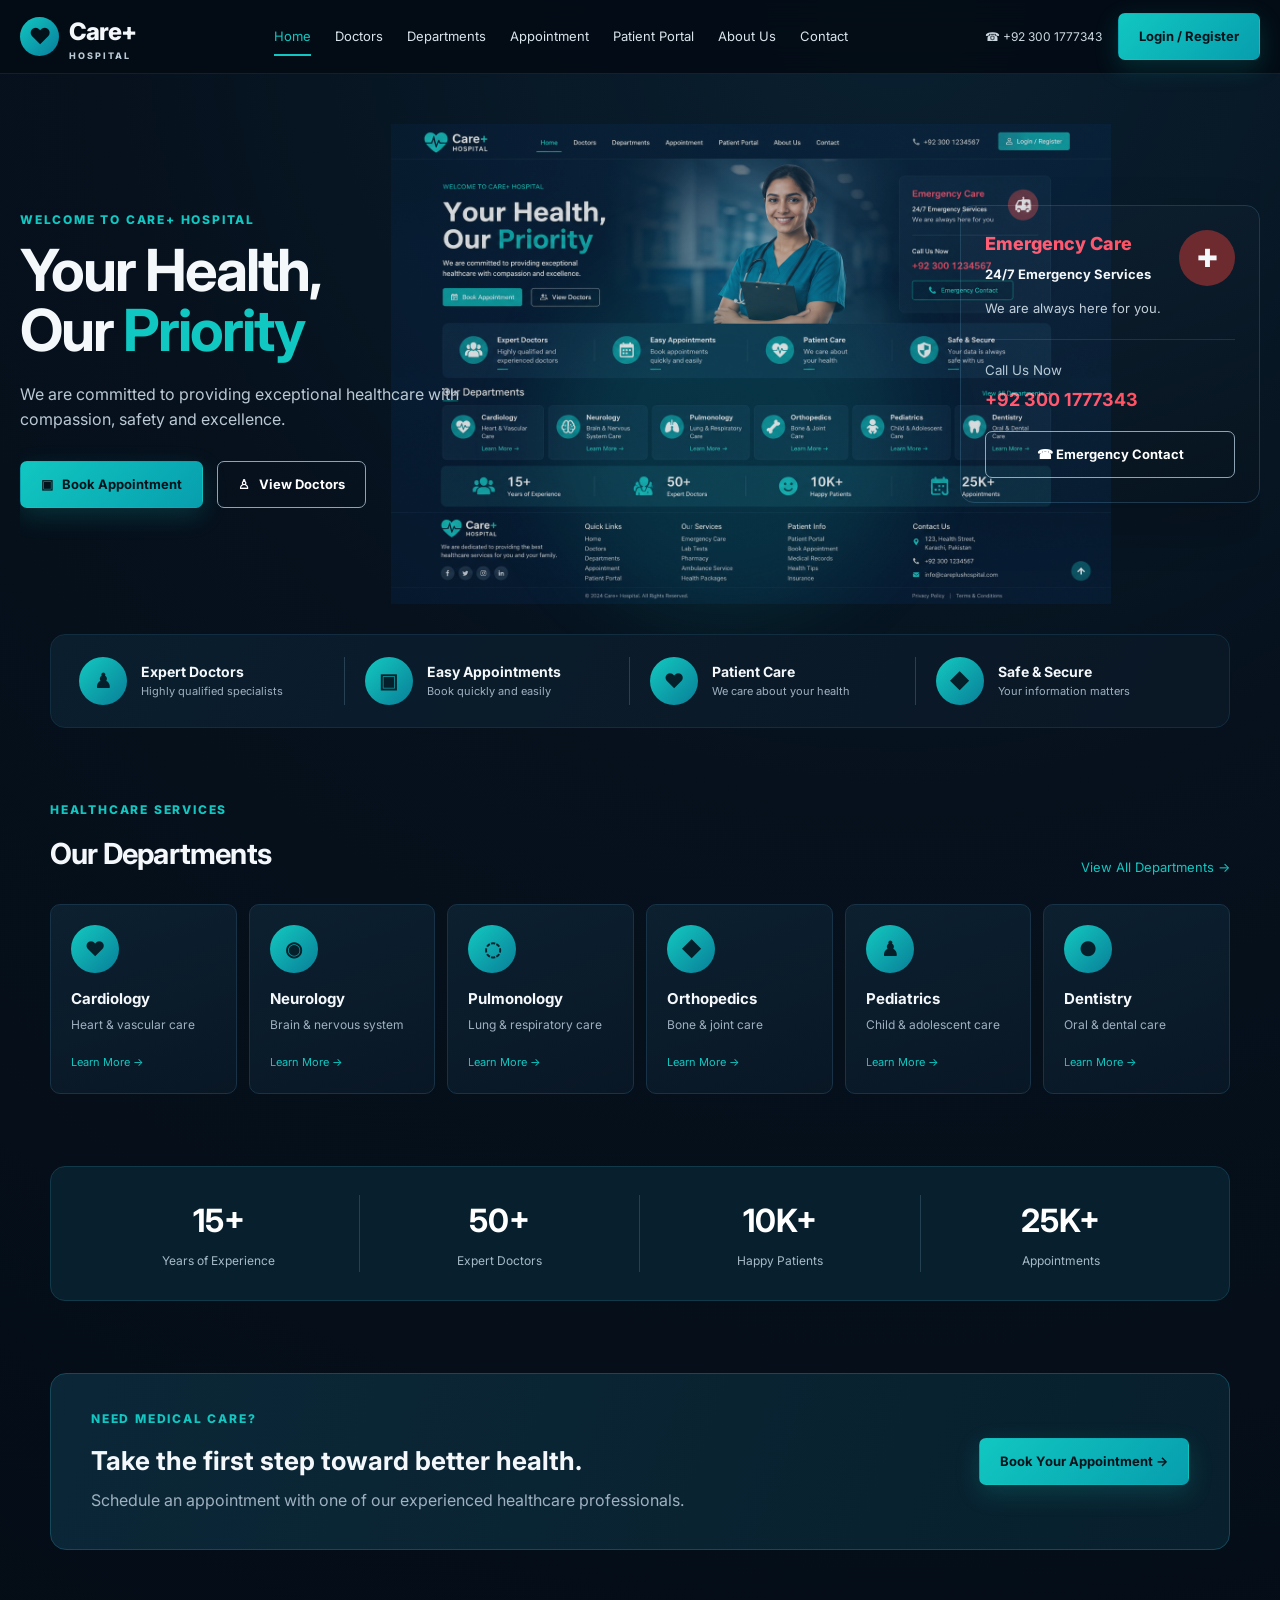
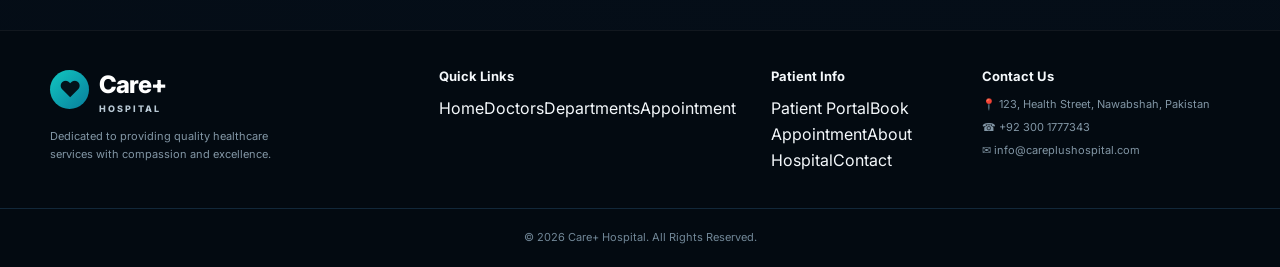
<file: index.html>
<!DOCTYPE html>
<html lang="en">
<head>
  <meta charset="UTF-8">
  <meta name="viewport" content="width=device-width, initial-scale=1.0">
  <title>Care+ Hospital | Your Health, Our Priority</title>
  <link rel="preconnect" href="https://fonts.googleapis.com">
  <link rel="preconnect" href="https://fonts.gstatic.com" crossorigin>
  <link href="https://fonts.googleapis.com/css2?family=Inter:wght@400;500;600;700;800&display=swap" rel="stylesheet">
  <link rel="stylesheet" href="css/style.css">
</head>
<body>
  <header class="navbar">
    <a class="brand" href="index.html"><span class="brand-icon">♥</span><span>Care+<small>HOSPITAL</small></span></a>
    <button class="menu-toggle" aria-label="Open menu">☰</button>
    <nav>
      <a class="active" href="index.html">Home</a>
      <a href="doctors.html">Doctors</a>
      <a href="departments.html">Departments</a>
      <a href="appointment.html">Appointment</a>
      <a href="portal.html">Patient Portal</a>
      <a href="about.html">About Us</a>
      <a href="contact.html">Contact</a>
    </nav>
    <div class="nav-actions"><span class="phone">☎ +92 300 1777343</span><a class="btn btn-primary" href="portal.html">Login / Register</a></div>
  </header>

  <main>
    <section class="hero">
      <div class="hero-content">
        <p class="eyebrow">WELCOME TO CARE+ HOSPITAL</p>
        <h1>Your Health,<br>Our <span>Priority</span></h1>
        <p class="hero-text">We are committed to providing exceptional healthcare with compassion, safety and excellence.</p>
        <div class="hero-buttons">
          <a class="btn btn-primary" href="appointment.html">▣ &nbsp; Book Appointment</a>
          <a class="btn btn-outline" href="doctors.html">♙ &nbsp; View Doctors</a>
        </div>
      </div>
      <div class="hero-visual">
        <div class="glow"></div>
        <img src="assets/hospital-hero.png" alt="Care+ Hospital healthcare team">
      </div>
      <aside class="emergency">
        <div class="emergency-icon">✚</div>
        <p class="red">Emergency Care</p>
        <h3>24/7 Emergency Services</h3>
        <p>We are always here for you.</p>
        <hr>
        <small>Call Us Now</small>
        <strong>+92 300 1777343</strong>
        <a class="btn btn-outline" href="tel:+92 300 1777343">☎ Emergency Contact</a>
      </aside>
    </section>

    <section class="feature-strip container">
      <div><span>♟</span><div><b>Expert Doctors</b><small>Highly qualified specialists</small></div></div>
      <div><span>▣</span><div><b>Easy Appointments</b><small>Book quickly and easily</small></div></div>
      <div><span>♥</span><div><b>Patient Care</b><small>We care about your health</small></div></div>
      <div><span>◆</span><div><b>Safe & Secure</b><small>Your information matters</small></div></div>
    </section>

    <section class="section container">
      <div class="section-heading"><div><p class="eyebrow">HEALTHCARE SERVICES</p><h2>Our Departments</h2></div><a href="departments.html">View All Departments →</a></div>
      <div class="cards six">
        <article class="card"><div class="round-icon">♥</div><h3>Cardiology</h3><p>Heart & vascular care</p><a href="appointment.html">Learn More →</a></article>
        <article class="card"><div class="round-icon">◉</div><h3>Neurology</h3><p>Brain & nervous system</p><a href="appointment.html">Learn More →</a></article>
        <article class="card"><div class="round-icon">◌</div><h3>Pulmonology</h3><p>Lung & respiratory care</p><a href="appointment.html">Learn More →</a></article>
        <article class="card"><div class="round-icon">◆</div><h3>Orthopedics</h3><p>Bone & joint care</p><a href="appointment.html">Learn More →</a></article>
        <article class="card"><div class="round-icon">♟</div><h3>Pediatrics</h3><p>Child & adolescent care</p><a href="appointment.html">Learn More →</a></article>
        <article class="card"><div class="round-icon">●</div><h3>Dentistry</h3><p>Oral & dental care</p><a href="appointment.html">Learn More →</a></article>
      </div>
    </section>

    <section class="stats container">
      <div><strong>15+</strong><span>Years of Experience</span></div>
      <div><strong>50+</strong><span>Expert Doctors</span></div>
      <div><strong>10K+</strong><span>Happy Patients</span></div>
      <div><strong>25K+</strong><span>Appointments</span></div>
    </section>

    <section class="cta container">
      <div><p class="eyebrow">NEED MEDICAL CARE?</p><h2>Take the first step toward better health.</h2><p>Schedule an appointment with one of our experienced healthcare professionals.</p></div>
      <a class="btn btn-primary" href="appointment.html">Book Your Appointment →</a>
    </section>
  </main>

  <footer>
    <div class="footer-grid container">
      <div><a class="brand" href="index.html"><span class="brand-icon">♥</span><span>Care+<small>HOSPITAL</small></span></a><p>Dedicated to providing quality healthcare services with compassion and excellence.</p></div>
      <div><h4>Quick Links</h4><a href="index.html">Home</a><a href="doctors.html">Doctors</a><a href="departments.html">Departments</a><a href="appointment.html">Appointment</a></div>
      <div><h4>Patient Info</h4><a href="portal.html">Patient Portal</a><a href="appointment.html">Book Appointment</a><a href="about.html">About Hospital</a><a href="contact.html">Contact</a></div>
      <div><h4>Contact Us</h4><p>📍 123, Health Street, Nawabshah, Pakistan</p><p>☎ +92 300 1777343</p><p>✉ info@careplushospital.com</p></div>
    </div>
    <div class="copyright">© 2026 Care+ Hospital. All Rights Reserved.</div>
  </footer>
  <script src="js/main.js"></script>
</body>
</html>
</file>
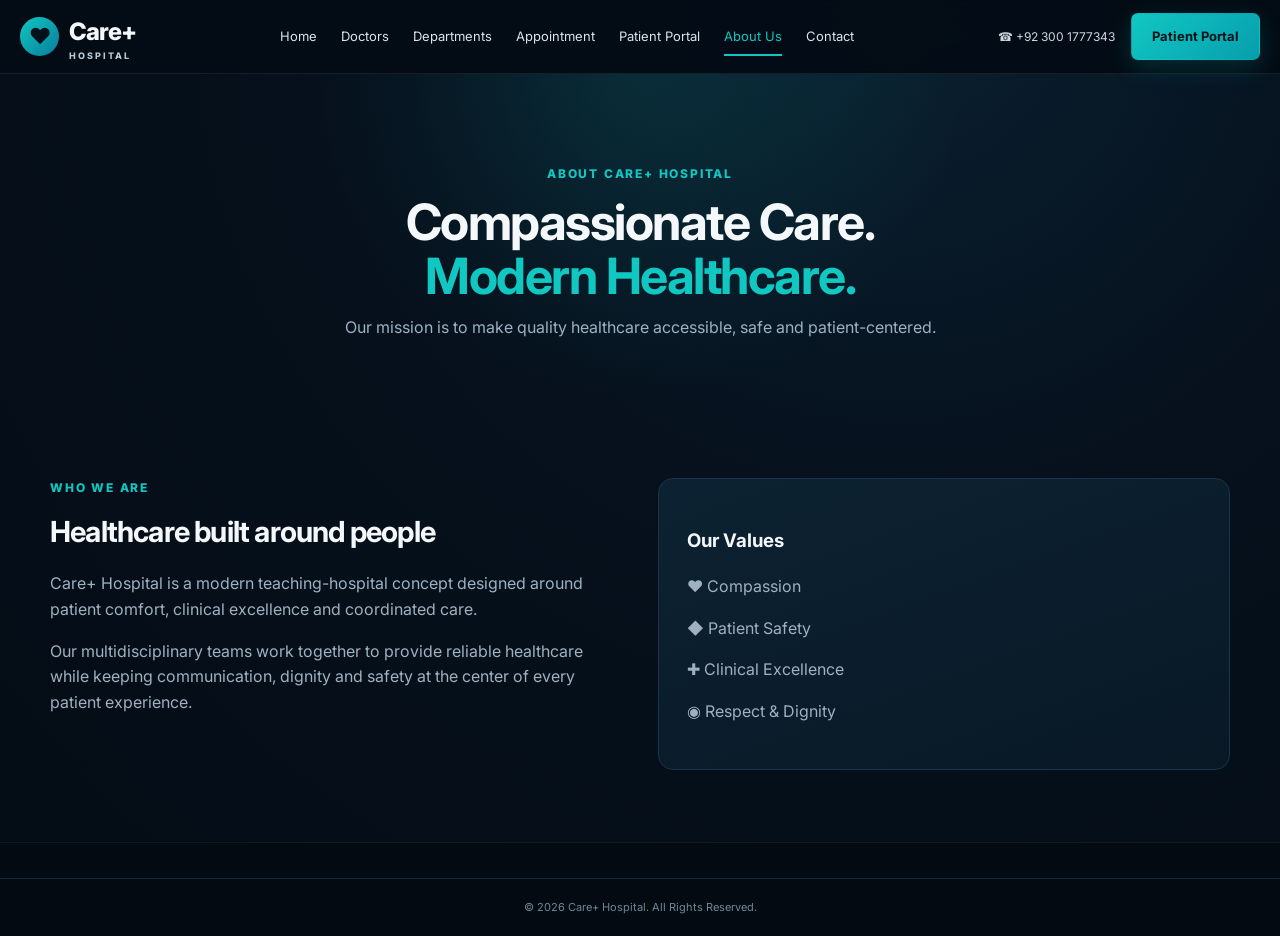
<file: about.html>
<!DOCTYPE html>
<html lang="en"><head><meta charset="UTF-8"><meta name="viewport" content="width=device-width, initial-scale=1.0"><title>About Us | Care+ Hospital</title><link rel="preconnect" href="https://fonts.googleapis.com"><link rel="preconnect" href="https://fonts.gstatic.com" crossorigin><link href="https://fonts.googleapis.com/css2?family=Inter:wght@400;500;600;700;800&display=swap" rel="stylesheet"><link rel="stylesheet" href="css/style.css"></head>
<body>
<header class="navbar"><a class="brand" href="index.html"><span class="brand-icon">♥</span><span>Care+<small>HOSPITAL</small></span></a><button class="menu-toggle">☰</button><nav><a href="index.html">Home</a><a href="doctors.html">Doctors</a><a href="departments.html">Departments</a><a href="appointment.html">Appointment</a><a href="portal.html">Patient Portal</a><a class="active" href="about.html">About Us</a><a href="contact.html">Contact</a></nav><div class="nav-actions"><span class="phone">☎ +92 300 1777343</span><a class="btn btn-primary" href="portal.html">Patient Portal</a></div></header>
<main><section class="page-hero"><p class="eyebrow">ABOUT CARE+ HOSPITAL</p><h1>Compassionate Care.<br><span>Modern Healthcare.</span></h1><p>Our mission is to make quality healthcare accessible, safe and patient-centered.</p></section><section class="section container two-col"><div><p class="eyebrow">WHO WE ARE</p><h2>Healthcare built around people</h2><p>Care+ Hospital is a modern teaching-hospital concept designed around patient comfort, clinical excellence and coordinated care.</p><p>Our multidisciplinary teams work together to provide reliable healthcare while keeping communication, dignity and safety at the center of every patient experience.</p></div><div class="info-panel"><h3>Our Values</h3><p>♥ Compassion</p><p>◆ Patient Safety</p><p>✚ Clinical Excellence</p><p>◉ Respect & Dignity</p></div></section></main><footer><div class="copyright">© 2026 Care+ Hospital. All Rights Reserved.</div></footer><script src="js/main.js"></script></body></html>
</file>
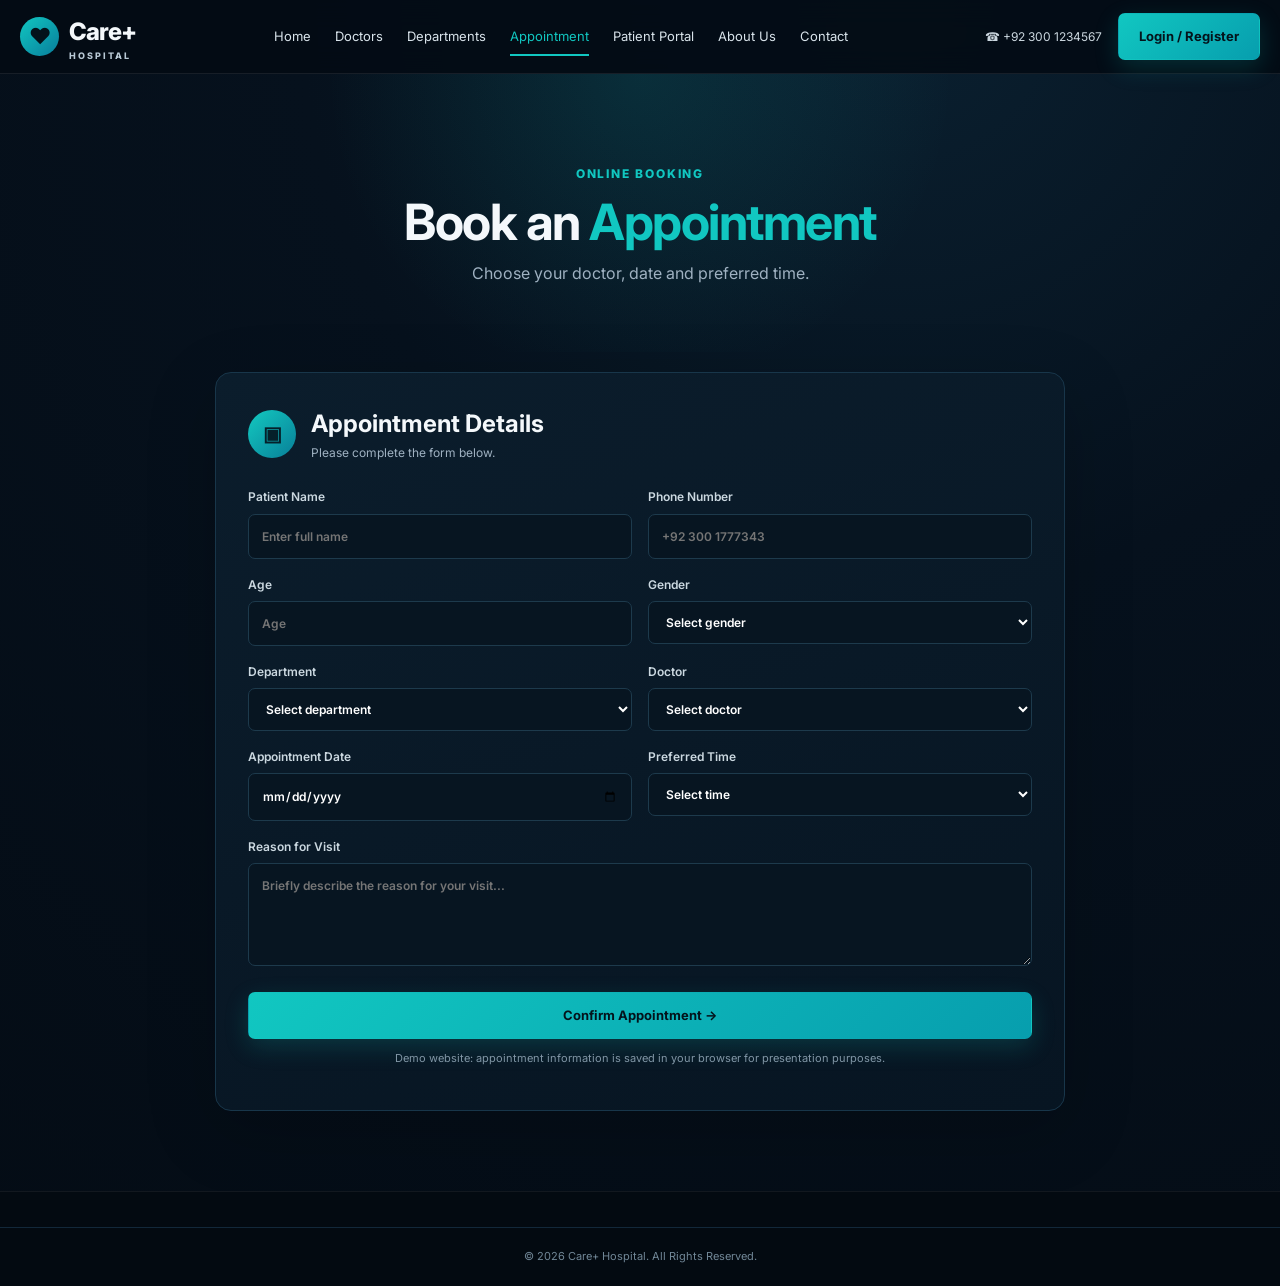
<file: appointment.html>
<!DOCTYPE html>
<html lang="en"><head><meta charset="UTF-8"><meta name="viewport" content="width=device-width, initial-scale=1.0"><title>Book Appointment | Care+ Hospital</title><link rel="preconnect" href="https://fonts.googleapis.com"><link rel="preconnect" href="https://fonts.gstatic.com" crossorigin><link href="https://fonts.googleapis.com/css2?family=Inter:wght@400;500;600;700;800&display=swap" rel="stylesheet"><link rel="stylesheet" href="css/style.css"></head>
<body>
<header class="navbar"><a class="brand" href="index.html"><span class="brand-icon">♥</span><span>Care+<small>HOSPITAL</small></span></a><button class="menu-toggle">☰</button><nav><a href="index.html">Home</a><a href="doctors.html">Doctors</a><a href="departments.html">Departments</a><a class="active" href="appointment.html">Appointment</a><a href="portal.html">Patient Portal</a><a href="about.html">About Us</a><a href="contact.html">Contact</a></nav><div class="nav-actions"><span class="phone">☎ +92 300 1234567</span><a class="btn btn-primary" href="portal.html">Login / Register</a></div></header>
<main><section class="page-hero"><p class="eyebrow">ONLINE BOOKING</p><h1>Book an <span>Appointment</span></h1><p>Choose your doctor, date and preferred time.</p></section>
<section class="form-section container"><form id="appointmentForm" class="form-card">
<div class="form-title"><div class="round-icon">▣</div><div><h2>Appointment Details</h2><p>Please complete the form below.</p></div></div>
<div class="form-grid"><label>Patient Name<input name="patient" required placeholder="Enter full name"></label><label>Phone Number<input name="phone" required placeholder="+92 300 1777343"></label><label>Age<input name="age" type="number" min="1" max="120" required placeholder="Age"></label><label>Gender<select name="gender" required><option value="">Select gender</option><option>Male</option><option>Female</option><option>Other</option></select></label><label>Department<select name="department" required><option value="">Select department</option><option>Cardiology</option><option>Neurology</option><option>Orthopedics</option><option>Pediatrics</option><option>Dermatology</option><option>General Medicine</option></select></label><label>Doctor<select name="doctor" required><option value="">Select doctor</option><option>Dr. Ahmed Khan</option><option>Dr. Sara Ali</option><option>Dr. Hamza Raza</option><option>Dr. Ayesha Noor</option><option>Dr. Bilal Ahmed</option></select></label><label>Appointment Date<input name="date" type="date" required></label><label>Preferred Time<select name="time" required><option value="">Select time</option><option>09:00 AM</option><option>10:00 AM</option><option>11:00 AM</option><option>01:00 PM</option><option>03:00 PM</option><option>05:00 PM</option></select></label></div>
<label>Reason for Visit<textarea name="reason" rows="4" placeholder="Briefly describe the reason for your visit..."></textarea></label>
<button class="btn btn-primary full" type="submit">Confirm Appointment →</button><p class="form-note">Demo website: appointment information is saved in your browser for presentation purposes.</p>
</form><div id="appointmentResult" class="success-card hidden"></div></section></main><footer><div class="copyright">© 2026 Care+ Hospital. All Rights Reserved.</div></footer><script src="js/main.js"></script><script src="js/appointment.js"></script></body></html>
</file>
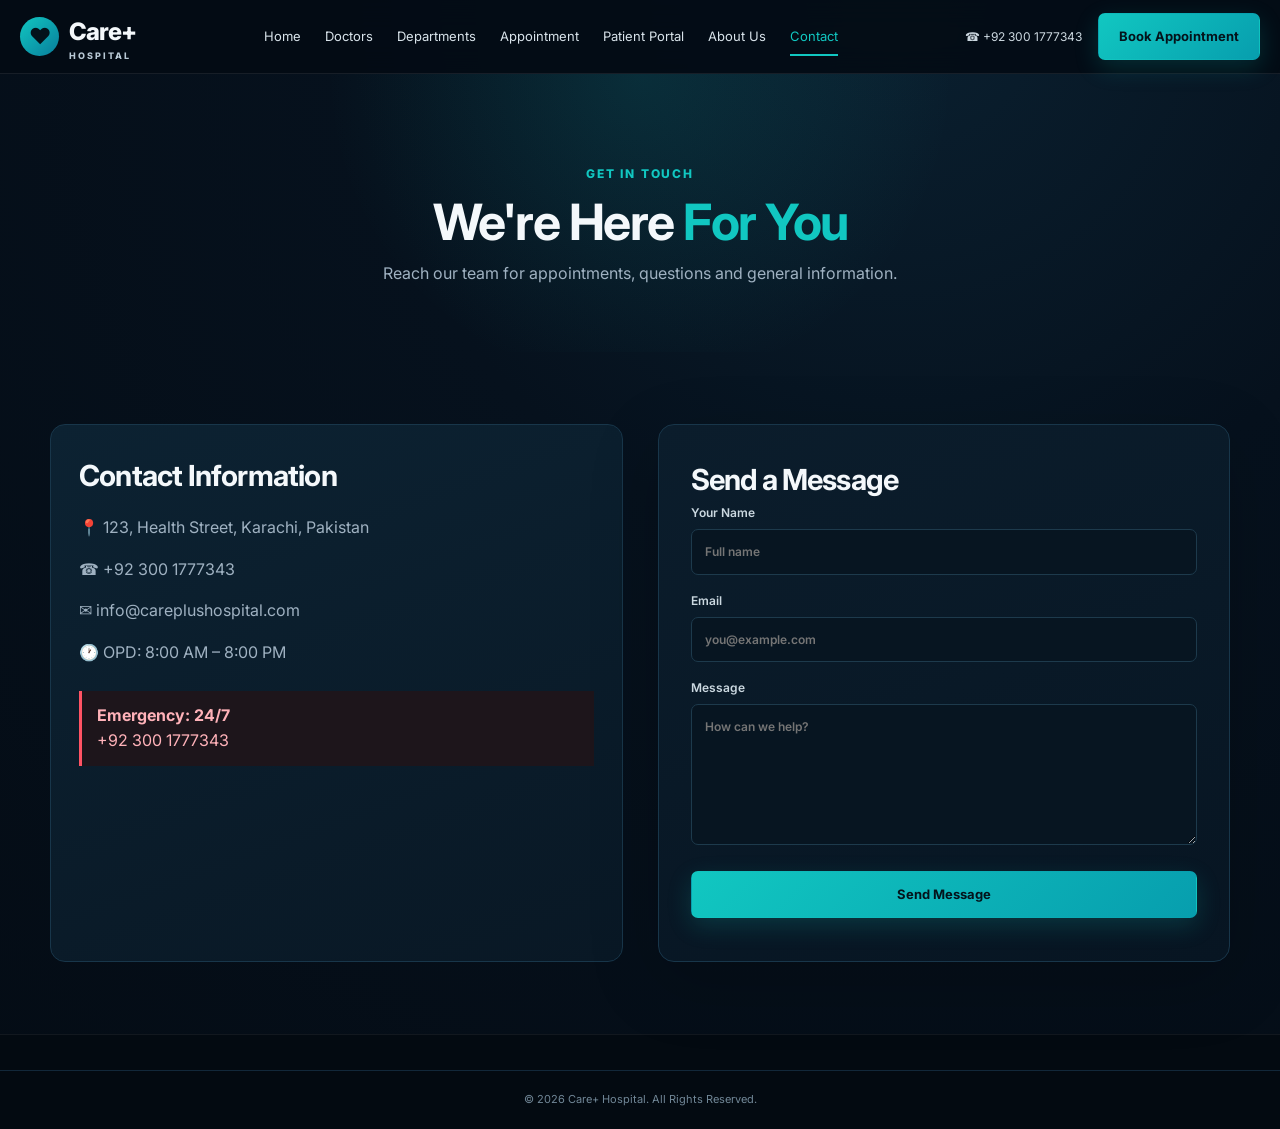
<file: contact.html>
<!DOCTYPE html>
<html lang="en"><head><meta charset="UTF-8"><meta name="viewport" content="width=device-width, initial-scale=1.0"><title>Contact | Care+ Hospital</title><link rel="preconnect" href="https://fonts.googleapis.com"><link rel="preconnect" href="https://fonts.gstatic.com" crossorigin><link href="https://fonts.googleapis.com/css2?family=Inter:wght@400;500;600;700;800&display=swap" rel="stylesheet"><link rel="stylesheet" href="css/style.css"></head>
<body>
<header class="navbar"><a class="brand" href="index.html"><span class="brand-icon">♥</span><span>Care+<small>HOSPITAL</small></span></a><button class="menu-toggle">☰</button><nav><a href="index.html">Home</a><a href="doctors.html">Doctors</a><a href="departments.html">Departments</a><a href="appointment.html">Appointment</a><a href="portal.html">Patient Portal</a><a href="about.html">About Us</a><a class="active" href="contact.html">Contact</a></nav><div class="nav-actions"><span class="phone">☎ +92 300 1777343</span><a class="btn btn-primary" href="appointment.html">Book Appointment</a></div></header>
<main><section class="page-hero"><p class="eyebrow">GET IN TOUCH</p><h1>We're Here <span>For You</span></h1><p>Reach our team for appointments, questions and general information.</p></section><section class="section container two-col"><div class="info-panel"><h2>Contact Information</h2><p>📍 123, Health Street, Karachi, Pakistan</p><p>☎ +92 300 1777343</p><p>✉ info@careplushospital.com</p><p>🕐 OPD: 8:00 AM – 8:00 PM</p><div class="emergency-mini"><b>Emergency: 24/7</b><br>+92 300 1777343</div></div><form id="contactForm" class="form-card"><h2>Send a Message</h2><label>Your Name<input required placeholder="Full name"></label><label>Email<input type="email" required placeholder="you@example.com"></label><label>Message<textarea required rows="6" placeholder="How can we help?"></textarea></label><button class="btn btn-primary full">Send Message</button><p id="contactMsg" class="form-note"></p></form></section></main><footer><div class="copyright">© 2026 Care+ Hospital. All Rights Reserved.</div></footer><script src="js/main.js"></script><script>document.getElementById('contactForm').addEventListener('submit',e=>{e.preventDefault();document.getElementById('contactMsg').textContent='✓ Thank you! Your message has been received.';e.target.reset();});</script></body></html>
</file>
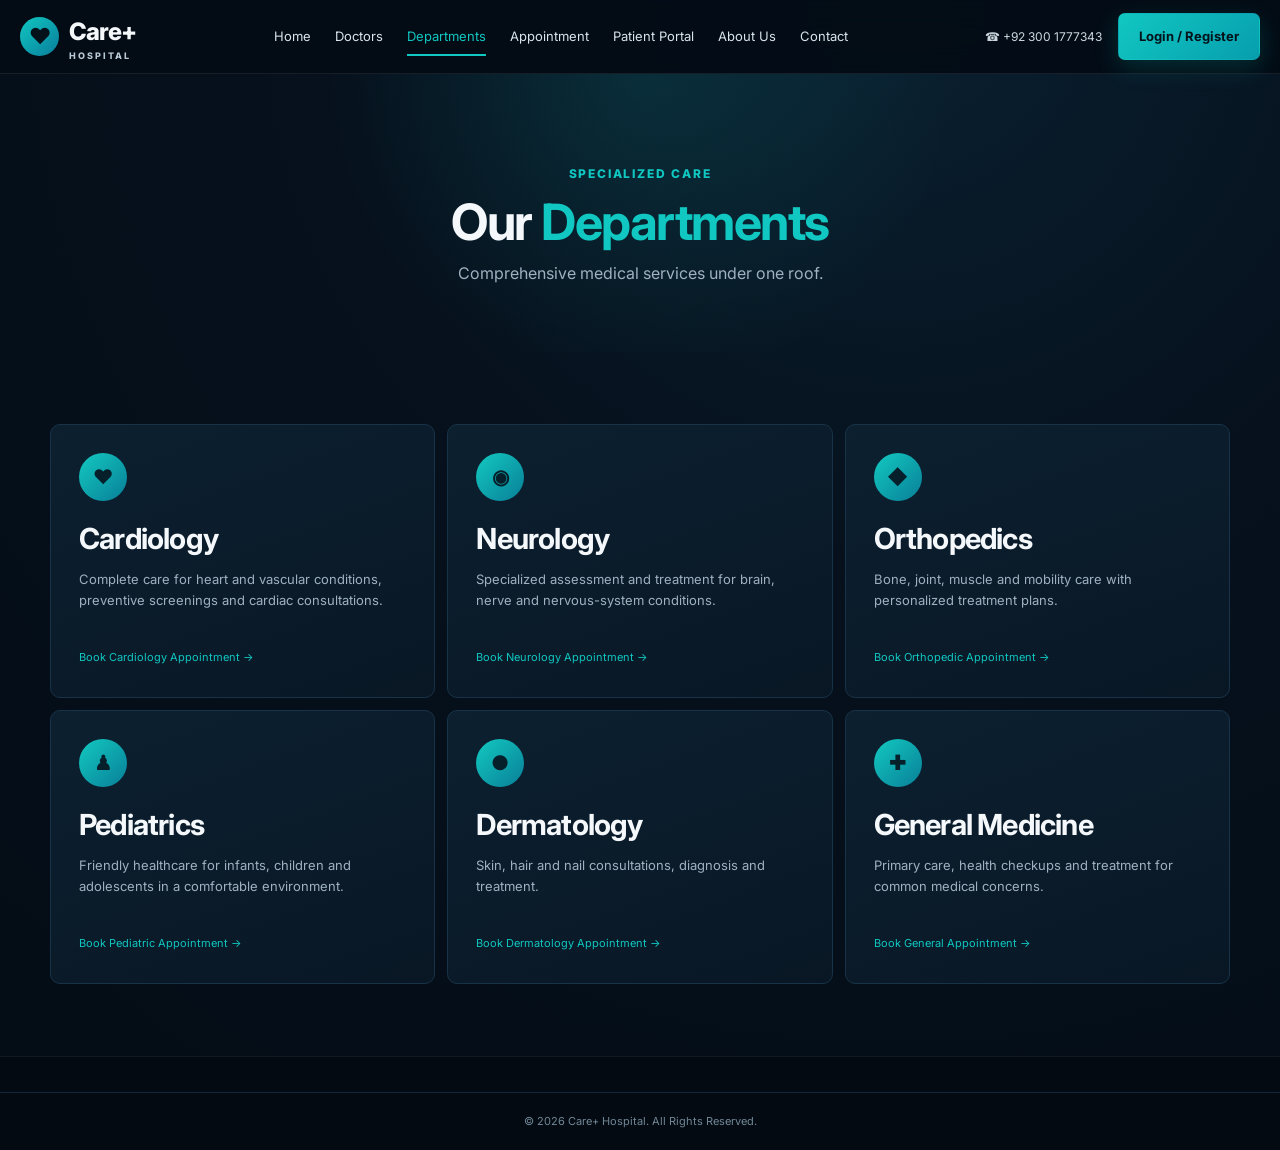
<file: departments.html>
<!DOCTYPE html>
<html lang="en"><head><meta charset="UTF-8"><meta name="viewport" content="width=device-width, initial-scale=1.0"><title>Departments | Care+ Hospital</title><link rel="preconnect" href="https://fonts.googleapis.com"><link rel="preconnect" href="https://fonts.gstatic.com" crossorigin><link href="https://fonts.googleapis.com/css2?family=Inter:wght@400;500;600;700;800&display=swap" rel="stylesheet"><link rel="stylesheet" href="css/style.css"></head>
<body>
<header class="navbar"><a class="brand" href="index.html"><span class="brand-icon">♥</span><span>Care+<small>HOSPITAL</small></span></a><button class="menu-toggle">☰</button><nav><a href="index.html">Home</a><a href="doctors.html">Doctors</a><a class="active" href="departments.html">Departments</a><a href="appointment.html">Appointment</a><a href="portal.html">Patient Portal</a><a href="about.html">About Us</a><a href="contact.html">Contact</a></nav><div class="nav-actions"><span class="phone">☎ +92 300 1777343</span><a class="btn btn-primary" href="portal.html">Login / Register</a></div></header>
<main><section class="page-hero"><p class="eyebrow">SPECIALIZED CARE</p><h1>Our <span>Departments</span></h1><p>Comprehensive medical services under one roof.</p></section><section class="section container"><div class="cards department-grid">
<article class="card large-card"><div class="round-icon">♥</div><h2>Cardiology</h2><p>Complete care for heart and vascular conditions, preventive screenings and cardiac consultations.</p><a href="appointment.html">Book Cardiology Appointment →</a></article>
<article class="card large-card"><div class="round-icon">◉</div><h2>Neurology</h2><p>Specialized assessment and treatment for brain, nerve and nervous-system conditions.</p><a href="appointment.html">Book Neurology Appointment →</a></article>
<article class="card large-card"><div class="round-icon">◆</div><h2>Orthopedics</h2><p>Bone, joint, muscle and mobility care with personalized treatment plans.</p><a href="appointment.html">Book Orthopedic Appointment →</a></article>
<article class="card large-card"><div class="round-icon">♟</div><h2>Pediatrics</h2><p>Friendly healthcare for infants, children and adolescents in a comfortable environment.</p><a href="appointment.html">Book Pediatric Appointment →</a></article>
<article class="card large-card"><div class="round-icon">●</div><h2>Dermatology</h2><p>Skin, hair and nail consultations, diagnosis and treatment.</p><a href="appointment.html">Book Dermatology Appointment →</a></article>
<article class="card large-card"><div class="round-icon">✚</div><h2>General Medicine</h2><p>Primary care, health checkups and treatment for common medical concerns.</p><a href="appointment.html">Book General Appointment →</a></article>
</div></section></main><footer><div class="copyright">© 2026 Care+ Hospital. All Rights Reserved.</div></footer><script src="js/main.js"></script></body></html>
</file>
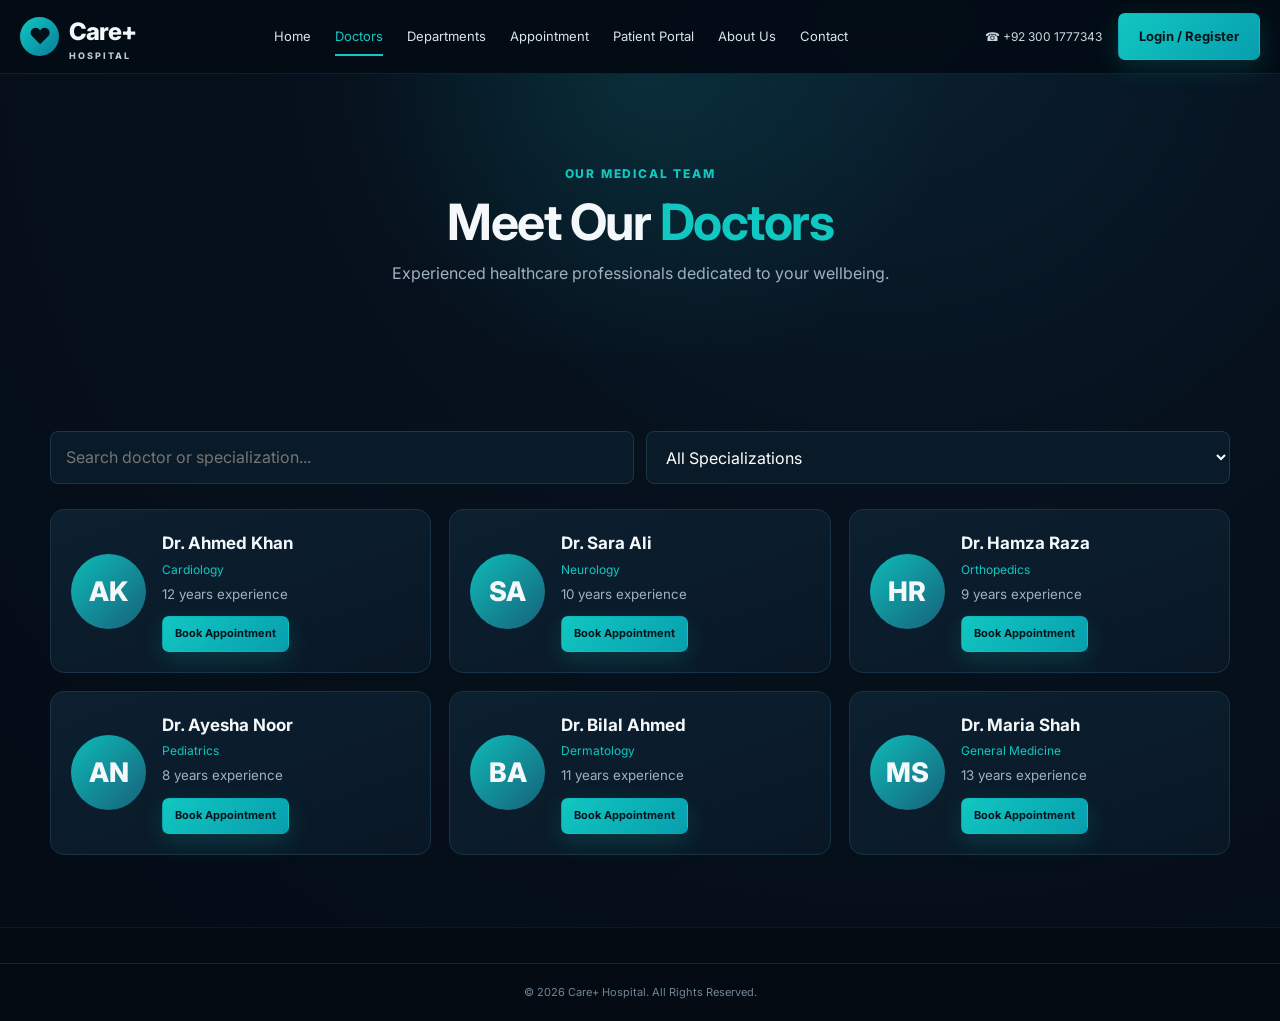
<file: doctors.html>
<!DOCTYPE html>
<html lang="en"><head><meta charset="UTF-8"><meta name="viewport" content="width=device-width, initial-scale=1.0"><title>Doctors | Care+ Hospital</title><link rel="preconnect" href="https://fonts.googleapis.com"><link rel="preconnect" href="https://fonts.gstatic.com" crossorigin><link href="https://fonts.googleapis.com/css2?family=Inter:wght@400;500;600;700;800&display=swap" rel="stylesheet"><link rel="stylesheet" href="css/style.css"></head>
<body>
<header class="navbar"><a class="brand" href="index.html"><span class="brand-icon">♥</span><span>Care+<small>HOSPITAL</small></span></a><button class="menu-toggle">☰</button><nav><a href="index.html">Home</a><a class="active" href="doctors.html">Doctors</a><a href="departments.html">Departments</a><a href="appointment.html">Appointment</a><a href="portal.html">Patient Portal</a><a href="about.html">About Us</a><a href="contact.html">Contact</a></nav><div class="nav-actions"><span class="phone">☎ +92 300 1777343</span><a class="btn btn-primary" href="portal.html">Login / Register</a></div></header>
<main><section class="page-hero"><p class="eyebrow">OUR MEDICAL TEAM</p><h1>Meet Our <span>Doctors</span></h1><p>Experienced healthcare professionals dedicated to your wellbeing.</p></section>
<section class="section container"><div class="searchbar"><input id="doctorSearch" type="search" placeholder="Search doctor or specialization..."><select id="specialtyFilter"><option value="">All Specializations</option><option>Cardiology</option><option>Neurology</option><option>Pediatrics</option><option>Orthopedics</option><option>Dermatology</option><option>General Medicine</option></select></div><div id="doctorGrid" class="doctor-grid"></div></section></main>
<footer><div class="copyright">© 2026 Care+ Hospital. All Rights Reserved.</div></footer><script src="js/main.js"></script><script src="js/doctors.js"></script></body></html>
</file>
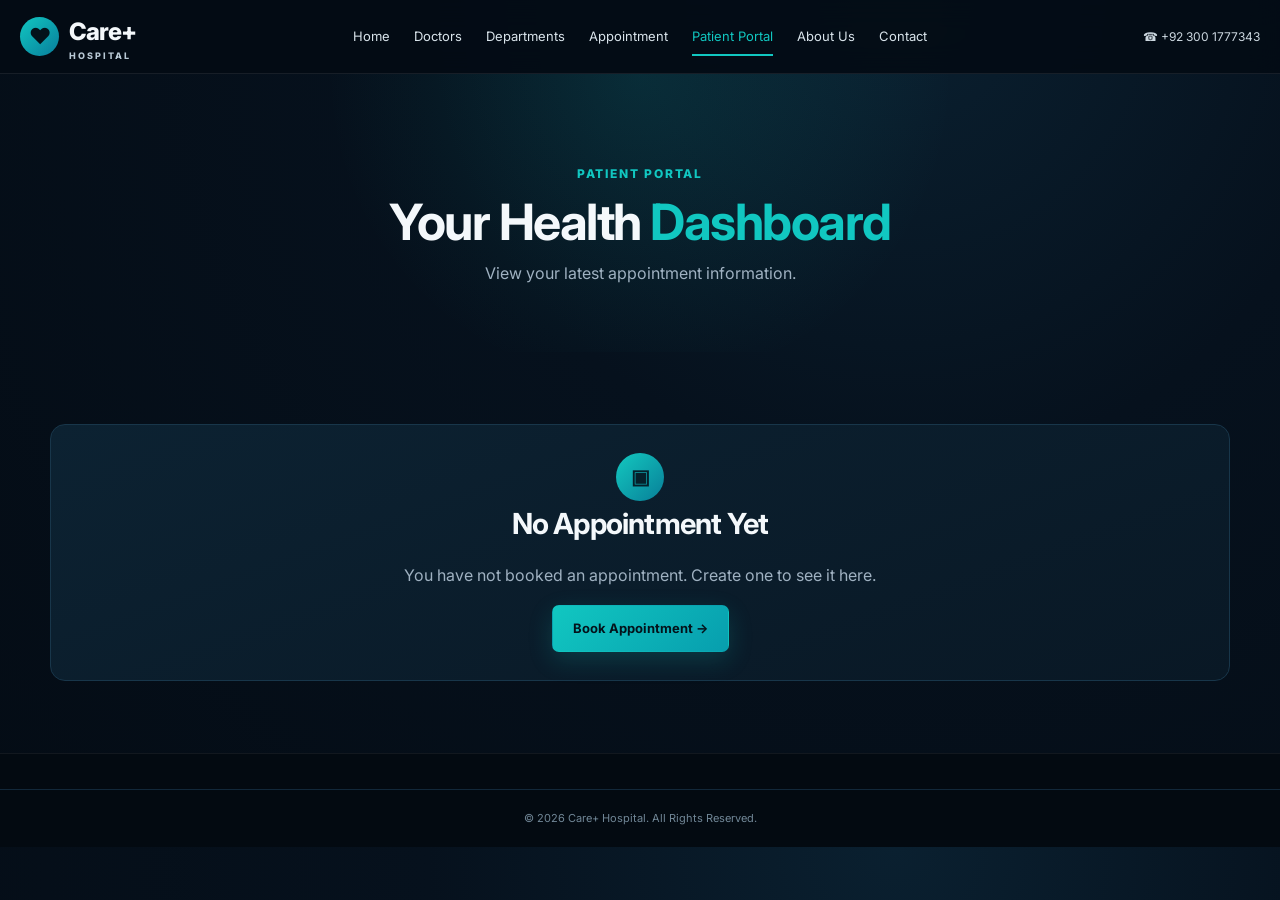
<file: portal.html>
<!DOCTYPE html>
<html lang="en"><head><meta charset="UTF-8"><meta name="viewport" content="width=device-width, initial-scale=1.0"><title>Patient Portal | Care+ Hospital</title><link rel="preconnect" href="https://fonts.googleapis.com"><link rel="preconnect" href="https://fonts.gstatic.com" crossorigin><link href="https://fonts.googleapis.com/css2?family=Inter:wght@400;500;600;700;800&display=swap" rel="stylesheet"><link rel="stylesheet" href="css/style.css"></head>
<body>
<header class="navbar"><a class="brand" href="index.html"><span class="brand-icon">♥</span><span>Care+<small>HOSPITAL</small></span></a><button class="menu-toggle">☰</button><nav><a href="index.html">Home</a><a href="doctors.html">Doctors</a><a href="departments.html">Departments</a><a href="appointment.html">Appointment</a><a class="active" href="portal.html">Patient Portal</a><a href="about.html">About Us</a><a href="contact.html">Contact</a></nav><div class="nav-actions"><span class="phone">☎ +92 300 1777343</span></div></header>
<main><section class="page-hero"><p class="eyebrow">PATIENT PORTAL</p><h1>Your Health <span>Dashboard</span></h1><p>View your latest appointment information.</p></section><section class="section container"><div id="portalContent"></div></section></main><footer><div class="copyright">© 2026 Care+ Hospital. All Rights Reserved.</div></footer><script src="js/main.js"></script><script src="js/portal.js"></script></body></html>
</file>
<file: css/style.css>
:root{--bg:#06111d;--panel:#0b1b2a;--panel2:#0e2333;--line:#1a3447;--text:#f4f8fb;--muted:#9fb1c1;--teal:#11c7c1;--teal2:#079da8;--red:#ff5364;--max:1180px}*{box-sizing:border-box}html{scroll-behavior:smooth}body{margin:0;background:radial-gradient(circle at 70% 0%,#0a2030 0,#06111d 38%,#040c15 100%);color:var(--text);font-family:Inter,Arial,sans-serif;line-height:1.6}a{color:inherit;text-decoration:none}button,input,select,textarea{font:inherit}.container{width:min(var(--max),calc(100% - 40px));margin:auto}.navbar{height:74px;display:flex;align-items:center;gap:28px;padding:0 max(20px,calc((100vw - 1280px)/2));border-bottom:1px solid rgba(255,255,255,.08);background:rgba(4,12,21,.9);backdrop-filter:blur(14px);position:sticky;top:0;z-index:20}.brand{display:flex;align-items:center;gap:10px;font-size:24px;font-weight:800;letter-spacing:-1px;white-space:nowrap}.brand small{display:block;font-size:9px;letter-spacing:2px;color:#b8c8d4;line-height:1}.brand-icon{display:grid;place-items:center;width:39px;height:39px;border-radius:50%;background:linear-gradient(135deg,var(--teal),#087d9b);color:#03121a;font-size:22px}.navbar nav{display:flex;gap:24px;align-items:center;flex:1;justify-content:center}.navbar nav a{color:#d9e4eb;font-size:13px;position:relative;padding:26px 0}.navbar nav a:hover,.navbar nav a.active{color:var(--teal)}.navbar nav a.active:after{content:"";height:2px;background:var(--teal);position:absolute;left:0;right:0;bottom:17px}.nav-actions{display:flex;gap:16px;align-items:center}.phone{font-size:12px;color:#cbd7df;white-space:nowrap}.btn{display:inline-flex;align-items:center;justify-content:center;gap:7px;padding:12px 20px;border-radius:7px;font-weight:700;font-size:13px;border:1px solid transparent;cursor:pointer;transition:.2s}.btn-primary{background:linear-gradient(135deg,var(--teal),#079eae);color:#04131b;box-shadow:0 8px 25px rgba(17,199,193,.18)}.btn-primary:hover{transform:translateY(-2px);filter:brightness(1.08)}.btn-outline{border-color:#8ea4b4;color:white;background:transparent}.btn-outline:hover{border-color:var(--teal);color:var(--teal)}.menu-toggle{display:none;background:none;border:0;color:white;font-size:24px}.hero{width:min(1280px,calc(100% - 40px));margin:0 auto;min-height:560px;position:relative;display:grid;grid-template-columns:1.1fr 1fr .7fr;align-items:center;gap:20px;overflow:hidden}.hero-content{padding:70px 0 60px;z-index:2}.eyebrow{color:var(--teal);font-size:12px;font-weight:800;letter-spacing:1.8px;margin:0 0 12px}.hero h1{font-size:58px;line-height:1.02;letter-spacing:-2px;margin:0 0 22px}.hero h1 span,.page-hero h1 span{color:var(--teal)}.hero-text{max-width:490px;color:#bac9d4;font-size:16px}.hero-buttons{display:flex;gap:14px;margin-top:28px}.hero-visual{height:520px;display:flex;align-items:end;justify-content:center;position:relative}.hero-visual .glow{position:absolute;width:350px;height:350px;border-radius:50%;background:rgba(11,194,190,.12);filter:blur(40px)}.hero-visual img{width:720px;max-width:none;position:absolute;left:-120px;top:30px;mix-blend-mode:screen;opacity:.85}.emergency{border:1px solid #1e394d;background:linear-gradient(160deg,rgba(13,31,47,.94),rgba(7,20,31,.94));border-radius:14px;padding:24px;box-shadow:0 20px 50px rgba(0,0,0,.2)}.emergency-icon{float:right;width:56px;height:56px;border-radius:50%;background:#6d2b30;display:grid;place-items:center;font-size:25px}.emergency .red{color:var(--red);font-size:18px;font-weight:800;margin:0}.emergency h3{font-size:13px;margin:5px 0}.emergency p{color:#c2ced7;font-size:13px}.emergency hr{border:0;border-top:1px solid var(--line);margin:20px 0}.emergency small{display:block;color:#b7c6d1}.emergency strong{display:block;color:var(--red);font-size:18px;margin:5px 0 16px}.emergency .btn{width:100%}.feature-strip{display:grid;grid-template-columns:repeat(4,1fr);background:linear-gradient(120deg,#0a1e2e,#0a1725);border:1px solid #122d40;border-radius:15px;padding:22px 28px;gap:20px}.feature-strip>div{display:flex;gap:14px;align-items:center;border-right:1px solid #274053}.feature-strip>div:last-child{border:0}.feature-strip span,.round-icon{width:48px;height:48px;min-width:48px;border-radius:50%;display:grid;place-items:center;background:linear-gradient(135deg,#13c9c0,#087f98);color:#05202a;font-size:20px;font-weight:800}.feature-strip b{display:block;font-size:14px}.feature-strip small{display:block;color:var(--muted);font-size:11px}.section{padding:72px 0}.section-heading{display:flex;justify-content:space-between;align-items:end;margin-bottom:26px}.section-heading h2,.section h2{font-size:29px;margin:0;letter-spacing:-.8px}.section-heading>a,.card a{color:var(--teal);font-size:13px}.cards{display:grid;gap:12px}.cards.six{grid-template-columns:repeat(6,1fr)}.card{background:linear-gradient(160deg,#0c2030,#091725);border:1px solid #183347;border-radius:10px;padding:20px;transition:.2s}.card:hover{transform:translateY(-4px);border-color:#236579}.card h3{font-size:15px;margin:14px 0 4px}.card p{font-size:12px;color:var(--muted);margin:0 0 14px}.card a{font-size:11px}.stats{display:grid;grid-template-columns:repeat(4,1fr);background:#08202e;border:1px solid #12394a;border-radius:15px;padding:28px;margin-bottom:72px}.stats div{text-align:center;border-right:1px solid #244151}.stats div:last-child{border:0}.stats strong{display:block;font-size:32px;color:#fff}.stats span{font-size:12px;color:#a7bac7}.cta{margin-bottom:80px;padding:35px 40px;border:1px solid #16485a;border-radius:16px;background:linear-gradient(110deg,#0b2737,#08202d);display:flex;align-items:center;justify-content:space-between}.cta h2{margin:0 0 6px;font-size:26px}.cta p:not(.eyebrow){color:var(--muted);margin:0}.page-hero{text-align:center;padding:90px 20px 65px;background:radial-gradient(circle at 50% 0,rgba(17,199,193,.12),transparent 45%)}.page-hero h1{font-size:50px;line-height:1.08;margin:0 0 12px;letter-spacing:-1.5px}.page-hero>p:last-child{color:var(--muted);margin:auto;max-width:620px}.searchbar{display:flex;gap:12px;margin-bottom:25px}.searchbar input,.searchbar select{flex:1;background:#091a28;border:1px solid #1b374a;color:white;border-radius:8px;padding:13px 15px;outline:none}.searchbar input:focus,.searchbar select:focus,input:focus,textarea:focus{border-color:var(--teal)}.doctor-grid{display:grid;grid-template-columns:repeat(3,1fr);gap:18px}.doctor{display:flex;gap:16px;align-items:center;background:linear-gradient(160deg,#0c2030,#091725);border:1px solid #183347;border-radius:14px;padding:20px}.avatar{width:75px;height:75px;border-radius:50%;display:grid;place-items:center;background:linear-gradient(135deg,#0ebbb8,#17617a);font-size:27px;font-weight:800}.doctor h3{margin:0;font-size:17px}.doctor p{margin:2px 0;color:var(--teal);font-size:12px}.doctor small{color:var(--muted)}.doctor .btn{margin-top:10px;padding:8px 12px;font-size:11px}.department-grid{grid-template-columns:repeat(3,1fr)}.large-card{padding:28px}.large-card h2{margin:15px 0 7px}.large-card p{font-size:13px;min-height:60px}.form-section{padding:20px 0 80px;max-width:850px}.form-card{background:linear-gradient(160deg,#0b1d2c,#071522);border:1px solid #18364a;border-radius:16px;padding:32px;box-shadow:0 20px 70px rgba(0,0,0,.18)}.form-title{display:flex;gap:15px;align-items:center;margin-bottom:25px}.form-title h2,.form-title p{margin:0}.form-title p{font-size:12px;color:var(--muted)}label{display:block;color:#cbd8e0;font-size:12px;font-weight:600;margin-bottom:16px}input,select,textarea{width:100%;margin-top:7px;background:#071521;border:1px solid #1d3a4c;border-radius:7px;color:#fff;padding:12px 13px;outline:0}textarea{resize:vertical}.form-grid{display:grid;grid-template-columns:1fr 1fr;gap:0 16px}.full{width:100%;margin-top:5px}.form-note{color:#8196a6;font-size:11px;text-align:center}.success-card{margin-top:18px;background:#09261f;border:1px solid #146b59;border-radius:14px;padding:25px}.hidden{display:none}.portal-grid{display:grid;grid-template-columns:repeat(3,1fr);gap:18px}.portal-card{background:#0b1d2c;border:1px solid #18364a;border-radius:14px;padding:24px}.portal-card strong{font-size:22px;display:block}.portal-card span{color:var(--muted);font-size:12px}.appointment-view{grid-column:1/-1}.two-col{display:grid;grid-template-columns:1fr 1fr;gap:35px}.two-col>div>p:not(.eyebrow){color:var(--muted)}.info-panel{background:linear-gradient(160deg,#0c2232,#091825);border:1px solid #18364a;border-radius:15px;padding:28px}.emergency-mini{margin-top:25px;border-left:3px solid var(--red);padding:12px 15px;background:#1d151b;color:#ffb2b9}.copyright{text-align:center;border-top:1px solid #12283a;padding:20px;color:#718797;font-size:11px}footer{border-top:1px solid rgba(255,255,255,.06);background:#030a11;padding-top:35px}.footer-grid{display:grid;grid-template-columns:2fr 1fr 1fr 1.4fr;gap:35px;padding-bottom:35px}.footer-grid h4{margin:0 0 10px;font-size:13px}.footer-grid>a,.footer-grid p{display:block;color:#8296a5;font-size:11px;margin:5px 0}.footer-grid .brand{color:#fff;margin-bottom:15px}.footer-grid .brand+p{max-width:260px}.footer-grid a:not(.brand):hover{color:var(--teal)}
@media(max-width:1100px){.navbar nav{gap:12px}.navbar nav a{font-size:11px}.phone{display:none}.hero{grid-template-columns:1fr .8fr}.emergency{display:none}.hero-visual img{left:-100px}.cards.six{grid-template-columns:repeat(3,1fr)}}
@media(max-width:760px){.navbar{height:65px;justify-content:space-between}.menu-toggle{display:block}.navbar nav{display:none;position:absolute;top:65px;left:0;right:0;background:#06121e;border-bottom:1px solid #173449;padding:12px 20px;flex-direction:column;align-items:stretch;gap:0}.navbar nav.open{display:flex}.navbar nav a{padding:12px}.navbar nav a.active:after{display:none}.nav-actions .btn{display:none}.hero{display:block;min-height:auto;padding-top:30px}.hero-content{padding:35px 0}.hero h1{font-size:45px}.hero-visual{height:250px}.hero-visual img{width:480px;left:50%;transform:translateX(-50%);top:-20px}.feature-strip{grid-template-columns:1fr 1fr}.feature-strip>div{border-right:0}.cards.six,.department-grid,.doctor-grid,.portal-grid,.two-col{grid-template-columns:1fr}.stats{grid-template-columns:1fr 1fr;gap:18px}.stats div:nth-child(2){border:0}.cta{display:block}.cta .btn{margin-top:20px}.footer-grid{grid-template-columns:1fr 1fr}.page-hero h1{font-size:38px}.searchbar,.form-grid{display:block}.form-card{padding:22px}.container{width:min(var(--max),calc(100% - 28px))}}
</file>
